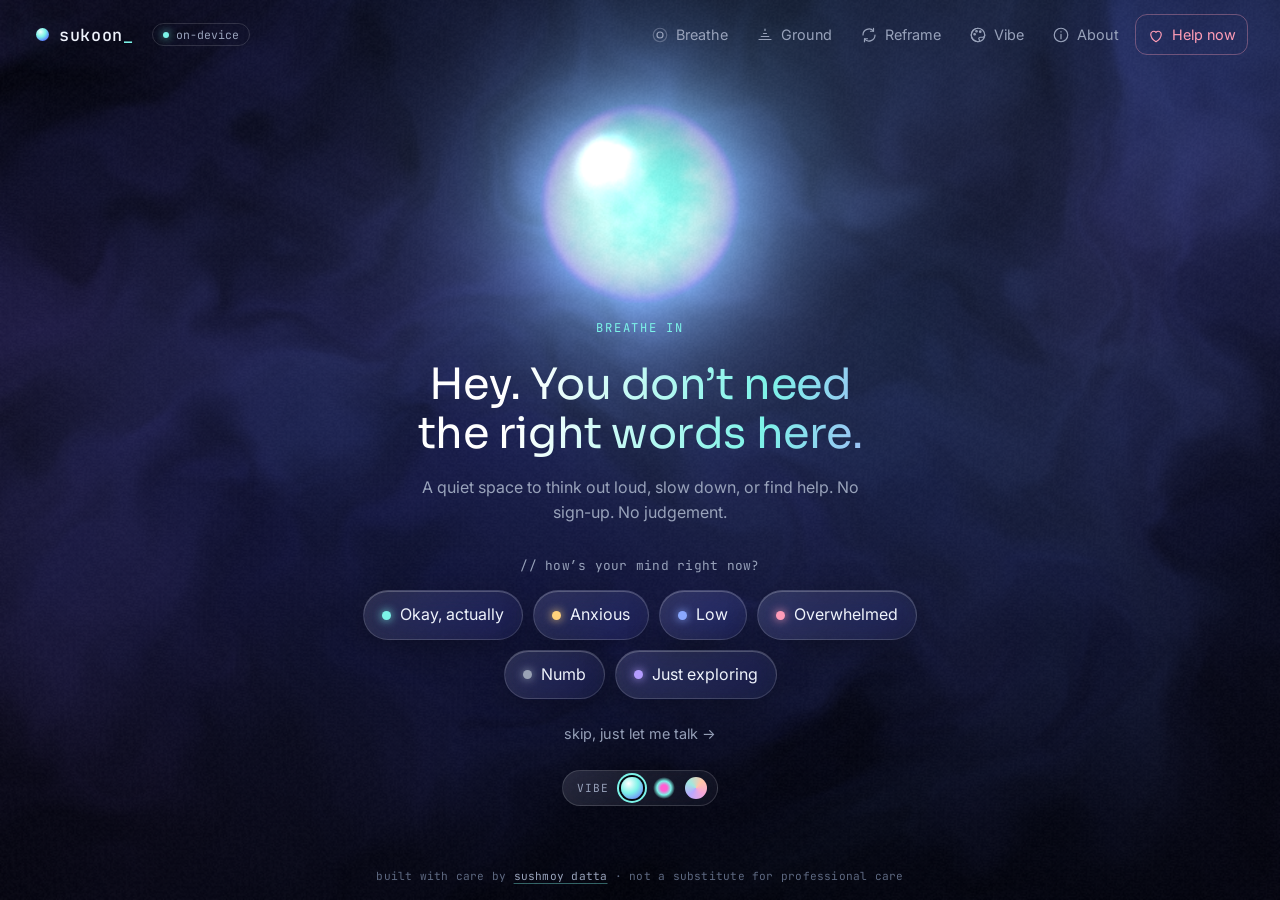
<file: frontend/index.html>
<!doctype html>
<html lang="en" data-vibe="aurora">
<head>
  <meta charset="utf-8" />
  <meta name="viewport" content="width=device-width, initial-scale=1, viewport-fit=cover" />
  <title>Sukoon · Student Wellbeing Companion</title>
  <meta name="description" content="A calm, private space for IIT (ISM) Dhanbad students to talk, breathe and find support. Crisis-aware chatbot with guided breathing, grounding and thought reframing." />
  <meta name="theme-color" content="#070b14" />
  <meta property="og:title" content="Sukoon · Student Wellbeing Companion" />
  <meta property="og:description" content="Talk, breathe, ground yourself. A crisis-aware wellbeing companion for students." />
  <link rel="icon" href="data:image/svg+xml,%3Csvg xmlns='http://www.w3.org/2000/svg' viewBox='0 0 64 64'%3E%3Cdefs%3E%3CradialGradient id='g'%3E%3Cstop offset='0' stop-color='%23b8fff6'/%3E%3Cstop offset='.6' stop-color='%237cf3e8'/%3E%3Cstop offset='1' stop-color='%23a58bff'/%3E%3C/radialGradient%3E%3C/defs%3E%3Ccircle cx='32' cy='32' r='26' fill='url(%23g)'/%3E%3C/svg%3E" />
  <link rel="preconnect" href="https://fonts.googleapis.com" />
  <link rel="preconnect" href="https://fonts.gstatic.com" crossorigin />
  <link href="https://fonts.googleapis.com/css2?family=Inter:wght@300;400;500;600&family=Sora:wght@300;400;500&family=JetBrains+Mono:wght@400;500&family=Chakra+Petch:wght@400;500;600&family=Fraunces:ital,opsz,wght@1,9..144,300;1,9..144,400&family=Cormorant+Garamond:wght@400;500;600&display=swap" rel="stylesheet" />
  <script>
    // Apply the saved vibe before first paint to avoid a flash of the default theme.
    try { var v = JSON.parse(localStorage.getItem("sukoon.vibe")); if (v) document.documentElement.dataset.vibe = v; } catch (e) {}
  </script>
  <link rel="stylesheet" href="css/style.css" />
</head>
<body>
  <div class="bg" aria-hidden="true">
    <div class="bg-fallback"></div>
    <canvas id="scene"></canvas>
    <div class="hud" ><i></i><i></i><i></i><i></i></div>
  </div>

  <header class="topbar">
    <button class="brand" id="brand" aria-label="Sukoon home">
      <span class="brand-dot"></span>
      <span class="brand-name">sukoon<span class="caret">_</span></span>
    </button>
    <span class="status" id="status" title="Where your messages are processed">
      <span class="status-led"></span><span id="status-text">on-device</span>
    </span>
    <nav class="tools" aria-label="Wellbeing tools">
      <button class="tool" data-open="breathe"><svg viewBox="0 0 24 24" aria-hidden="true"><circle cx="12" cy="12" r="4"/><circle cx="12" cy="12" r="9" opacity=".45"/></svg><span>Breathe</span></button>
      <button class="tool" data-open="ground"><svg viewBox="0 0 24 24" aria-hidden="true"><path d="M4 18h16M7 14h10M10 10h4M12 4v2"/></svg><span>Ground</span></button>
      <button class="tool" data-open="reframe"><svg viewBox="0 0 24 24" aria-hidden="true"><path d="M4 12a8 8 0 0 1 14-5.3M20 12a8 8 0 0 1-14 5.3"/><path d="M18 3v4h-4M6 21v-4h4"/></svg><span>Reframe</span></button>
      <button class="tool" data-open="vibe" aria-label="Change vibe"><svg viewBox="0 0 24 24" aria-hidden="true"><circle cx="12" cy="12" r="9"/><path d="M12 3a9 9 0 0 0 0 18c1.5 0 2-1 2-2s-1-1.5-1-2.5S14 15 15.5 15H18a3 3 0 0 0 3-3"/><circle cx="7.5" cy="11" r="1"/><circle cx="10" cy="7" r="1"/><circle cx="15" cy="7.5" r="1"/></svg><span>Vibe</span></button>
      <button class="tool" data-open="about"><svg viewBox="0 0 24 24" aria-hidden="true"><circle cx="12" cy="12" r="9"/><path d="M12 11v6M12 7.5v.5"/></svg><span>About</span></button>
      <button class="tool urgent" data-open="help"><svg viewBox="0 0 24 24" aria-hidden="true"><path d="M12 21s-7-4.4-7-10a4 4 0 0 1 7-2.6A4 4 0 0 1 19 11c0 5.6-7 10-7 10z"/></svg><span>Help now</span></button>
    </nav>
  </header>

  <!-- ============ WELCOME ============ -->
  <section class="welcome" id="welcome">
    <div class="orb-wrap" id="orb-anchor" aria-hidden="true">
      <div class="orb-ring r3"></div>
      <div class="orb-ring r2"></div>
      <div class="orb-ring r1"></div>
      <div class="orb"></div>
    </div>
    <p class="orb-cue mono" id="orb-cue" aria-hidden="true">breathe in</p>

    <h1 class="welcome-title">Hey. You don’t need the right words here.</h1>
    <p class="welcome-sub">A quiet space to think out loud, slow down, or find help. No sign-up. No judgement.</p>

    <fieldset class="checkin">
      <legend class="mono">// how’s your mind right now?</legend>
      <div class="moods">
        <button class="mood" data-mood="calm"><i style="--c:#7cf3e8"></i>Okay, actually</button>
        <button class="mood" data-mood="anxious"><i style="--c:#ffd27c"></i>Anxious</button>
        <button class="mood" data-mood="low"><i style="--c:#8aa8ff"></i>Low</button>
        <button class="mood" data-mood="overwhelmed"><i style="--c:#ff9bb8"></i>Overwhelmed</button>
        <button class="mood" data-mood="numb"><i style="--c:#9aa3b5"></i>Numb</button>
        <button class="mood" data-mood="curious"><i style="--c:#b49cff"></i>Just exploring</button>
      </div>
    </fieldset>
    <button class="link-btn" id="skip-checkin">skip, just let me talk →</button>
    <div class="vibe-row" role="radiogroup" aria-label="Choose a vibe"></div>
  </section>

  <!-- ============ CHAT ============ -->
  <main class="chat" id="chat" hidden>
    <div class="messages" id="messages" role="log" aria-live="polite" aria-label="Conversation"></div>

    <div class="composer-wrap">
      <div class="suggestions" id="suggestions"></div>
      <form class="composer" id="composer" autocomplete="off">
        <label for="input" class="sr-only">Your message</label>
        <textarea id="input" rows="1" maxlength="2000" placeholder="Type whatever’s on your mind…"></textarea>
        <button type="submit" class="send" id="send" aria-label="Send" disabled>
          <svg viewBox="0 0 24 24" aria-hidden="true"><path d="M5 12h13M13 6l6 6-6 6"/></svg>
        </button>
      </form>
      <p class="disclaimer">Sukoon is a student project, not a therapist. In an emergency call <a href="tel:112">112</a> or Tele-MANAS <a href="tel:14416">14416</a>.</p>
    </div>
  </main>

  <!-- ============ DIALOGS ============ -->
  <dialog class="sheet" id="dlg-breathe" aria-labelledby="breathe-title">
    <button class="close" data-close aria-label="Close">×</button>
    <p class="eyebrow mono">// paced breathing</p>
    <h2 id="breathe-title">Slow your breath, slow your mind</h2>
    <p class="muted">A longer exhale tells your nervous system it’s safe. Follow the circle: in for 4, out for 6.</p>
    <div class="breather" id="breather">
      <div class="breather-orb"></div>
      <div class="breather-text"><span id="breath-phase">ready</span><span class="mono" id="breath-count"></span></div>
    </div>
    <div class="row center">
      <div class="seg" role="radiogroup" aria-label="Duration">
        <button role="radio" aria-checked="false" data-min="1">1 min</button>
        <button role="radio" aria-checked="true" data-min="2">2 min</button>
        <button role="radio" aria-checked="false" data-min="5">5 min</button>
      </div>
      <button class="btn primary" id="breath-toggle">Begin</button>
    </div>
    <p class="muted small center" id="breath-done" hidden></p>
  </dialog>

  <dialog class="sheet" id="dlg-ground" aria-labelledby="ground-title">
    <button class="close" data-close aria-label="Close">×</button>
    <p class="eyebrow mono">// 5·4·3·2·1 grounding</p>
    <h2 id="ground-title">Come back to the room you’re in</h2>
    <p class="muted">When thoughts spiral, your senses are an anchor. Take your time with each one.</p>
    <div class="ground-steps" id="ground-steps"></div>
    <div class="ground-card" id="ground-card"></div>
    <div class="row between">
      <button class="btn ghost" id="ground-back">Back</button>
      <button class="btn primary" id="ground-next">Next</button>
    </div>
  </dialog>

  <dialog class="sheet" id="dlg-reframe" aria-labelledby="reframe-title">
    <button class="close" data-close aria-label="Close">×</button>
    <p class="eyebrow mono">// thought reframe · CBT-inspired</p>
    <h2 id="reframe-title">Talk to yourself like a friend would</h2>
    <form id="reframe-form" class="reframe">
      <label>1. What’s the thought that’s weighing on you?
        <textarea name="thought" rows="2" placeholder="e.g. I’m going to fail endsems and disappoint everyone." required></textarea></label>
      <label>2. If a close friend said this, what would you tell them?
        <textarea name="friend" rows="2" placeholder="e.g. One exam doesn’t define you. You’ve recovered before." required></textarea></label>
      <label>3. A kinder, more balanced way to see it:
        <textarea name="reframe" rows="2" placeholder="e.g. I’m worried because I care. I can prepare one topic today." required></textarea></label>
      <div class="row between">
        <span class="muted small">Saved only in this browser.</span>
        <button class="btn primary" type="submit">Save reframe</button>
      </div>
    </form>
    <div class="reframes" id="reframes"></div>
  </dialog>

  <dialog class="sheet urgent-sheet" id="dlg-help" aria-labelledby="help-title">
    <button class="close" data-close aria-label="Close">×</button>
    <p class="eyebrow mono">// you matter</p>
    <h2 id="help-title">Talk to a real person, right now</h2>
    <p class="muted">If you’re thinking about hurting yourself or feel unsafe, please reach out. These are free and confidential.</p>
    <div class="helplines">
      <a class="helpline" href="tel:14416"><b>Tele-MANAS</b><span>Govt. of India mental health line · 24×7 · many languages</span><em>14416</em></a>
      <a class="helpline" href="tel:112"><b>Emergency</b><span>Police · ambulance · immediate danger</span><em>112</em></a>
      <a class="helpline" href="tel:+919152987821"><b>iCall (TISS)</b><span>Trained counsellors · Mon–Sat, 10am–8pm</span><em>9152987821</em></a>
      <a class="helpline" href="tel:18001805522"><b>Anti-Ragging Helpline</b><span>National · 24×7</span><em>1800-180-5522</em></a>
      <a class="helpline" href="https://www.iitism.ac.in/" target="_blank" rel="noopener"><b>IIT (ISM) Counselling Centre</b><span>Free for students · see the institute site for current timings</span><em>iitism.ac.in ↗</em></a>
    </div>
    <p class="muted small">Not sure what to say? “I’m not okay and I need to talk to someone” is enough.</p>
  </dialog>

  <dialog class="sheet wide" id="dlg-vibe" aria-labelledby="vibe-title">
    <button class="close" data-close aria-label="Close">×</button>
    <p class="eyebrow mono">// choose your vibe</p>
    <h2 id="vibe-title">Pick the space that feels right today</h2>
    <p class="muted">Each one breathes with you and shifts colour with your mood. Your choice stays in this browser.</p>
    <div class="vibe-grid" role="radiogroup" aria-label="Vibes"></div>
  </dialog>

  <dialog class="sheet wide" id="dlg-about" aria-labelledby="about-title">
    <button class="close" data-close aria-label="Close">×</button>
    <p class="eyebrow mono">// about this project</p>
    <h2 id="about-title">How Sukoon works</h2>
    <p class="muted">Every message passes through a safety layer <em>before</em> anything else. If it signals risk, the AI is skipped entirely and a person-first safety response is shown with real helplines.</p>
    <ol class="pipeline">
      <li><span class="mono">01</span><b>Message</b><small>typed in the browser</small></li>
      <li><span class="mono">02</span><b>Crisis triage</b><small>severity-weighted pattern rules, runs on-device first</small></li>
      <li class="fork"><div><span class="mono">03a</span><b>Safety response</b><small>helplines, no AI</small></div><div><span class="mono">03b</span><b>Grounded answer</b><small>MiniLM retrieval → Llama 4 via Groq <i>(live)</i> · curated responses <i>(demo)</i></small></div></li>
      <li><span class="mono">04</span><b>Privacy-first log</b><small>metadata only, session IDs hashed</small></li>
    </ol>
    <h3>Design principles</h3>
    <ul class="principles">
      <li><b>Low barrier.</b> No account, no form. A mood check-in replaces a blank page.</li>
      <li><b>Validate, then help.</b> Replies reflect feelings before offering advice, as in person-centred counselling.</li>
      <li><b>Body before words.</b> Paced breathing and grounding work even when talking feels hard.</li>
      <li><b>Honest about limits.</b> It’s a companion, not a clinician, and it always points to humans.</li>
    </ul>
    <p class="muted small">Stack: FastAPI · sentence-transformers · Groq · vanilla JS · raw WebGL shaders (3 vibes, no libraries). <span id="mode-note"></span> <a href="https://github.com/sushmoydatta/IIT-ISM-Student-Wellbeing-Assistant" target="_blank" rel="noopener">Source on GitHub ↗</a></p>
  </dialog>

  <footer class="foot mono">built with care by <a href="https://github.com/sushmoydatta" target="_blank" rel="noopener">sushmoy datta</a> · not a substitute for professional care</footer>

  <script src="js/config.js"></script>
  <script src="js/triage.js"></script>
  <script src="js/companion.js"></script>
  <script src="js/scene.js"></script>
  <script src="js/app.js"></script>
</body>
</html>
</file>
<file: frontend/css/style.css>
/* Sukoon: three vibes, one calm system.
   Every component is styled through the tokens below; each [data-vibe] block
   only swaps tokens plus a few signature details (glass sheen, HUD brackets,
   paper ink). Motion is slow and breath-synced (--breath, 0..1, set by scene.js)
   and everything stills under prefers-reduced-motion. */

/* ---------- 1. Liquid Aurora (default) ---------- */
:root,
[data-vibe="aurora"] {
  color-scheme: dark;
  --bg: #05070f;
  --text: #eef2fb;
  --muted: #98a2ba;
  --faint: #5d6880;
  --accent: #7cf3e8;
  --accent-2: #b49cff;
  --on-accent: #071018;
  --panel: linear-gradient(135deg, rgba(255,255,255,.12), rgba(255,255,255,.035));
  --panel-solid: rgba(14, 20, 38, .72);
  --sheet: linear-gradient(180deg, rgba(22,30,56,.92), rgba(10,15,30,.96));
  --border: rgba(255,255,255,.14);
  --border-strong: rgba(255,255,255,.26);
  --user-bubble: linear-gradient(135deg, rgba(124,243,232,.20), rgba(180,156,255,.20));
  --user-border: rgba(124,243,232,.32);
  --chip-bg: rgba(124,243,232,.07);
  --chip-border: rgba(124,243,232,.30);
  --chip-text: var(--accent);
  --danger: #ff9db6;
  --danger-bg: rgba(255,157,182,.12);
  --title: linear-gradient(100deg, #fff 30%, var(--accent) 70%, var(--accent-2));
  --orb: radial-gradient(circle at 35% 30%, #effffd, var(--accent) 40%, #5b7cff 76%, var(--accent-2));
  --glow: 0 0 40px rgba(124,243,232,.35);
  --font-display: "Sora", "Inter", system-ui, sans-serif;
  --font-body: "Inter", system-ui, -apple-system, "Segoe UI", sans-serif;
  --font-mono: "JetBrains Mono", ui-monospace, "SFMono-Regular", monospace;
  --title-weight: 400;
  --title-style: normal;
  --title-transform: none;
  --radius: 20px;
  --radius-sm: 12px;
  --pill: 999px;
  --blur: blur(18px) saturate(160%);
  --shadow: 0 10px 40px -12px rgba(0,0,0,.6), inset 0 1px 0 rgba(255,255,255,.22);
  --fallback: radial-gradient(ellipse at 20% 0%, rgba(124,243,232,.25), transparent 55%), radial-gradient(ellipse at 90% 100%, rgba(180,156,255,.25), transparent 55%), #05070f;
}

/* ---------- 2. Neural Bloom ---------- */
[data-vibe="neural"] {
  color-scheme: dark;
  --bg: #020309;
  --text: #dcf7ff;
  --muted: #86a6b4;
  --faint: #4b6470;
  --accent: #7cf3e8;
  --accent-2: #ff5fd2;
  --on-accent: #02060c;
  --panel: rgba(3, 10, 20, .72);
  --panel-solid: rgba(3, 10, 20, .86);
  --sheet: linear-gradient(180deg, rgba(4,14,26,.97), rgba(2,6,14,.98));
  --border: rgba(124,243,232,.24);
  --border-strong: rgba(124,243,232,.5);
  --user-bubble: linear-gradient(135deg, rgba(255,95,210,.16), rgba(124,243,232,.10));
  --user-border: rgba(255,95,210,.45);
  --chip-bg: rgba(4,10,20,.6);
  --chip-border: rgba(124,243,232,.38);
  --chip-text: #cdf6ff;
  --danger: #ff6fae;
  --danger-bg: rgba(255,80,150,.10);
  --title: linear-gradient(100deg, #e9fdff 40%, var(--accent));
  --orb: radial-gradient(circle at 40% 35%, #fff, var(--accent) 35%, #2a1450 70%, var(--accent-2));
  --glow: 0 0 22px rgba(124,243,232,.45);
  --font-display: "Chakra Petch", "Sora", system-ui, sans-serif;
  --font-body: "Inter", system-ui, sans-serif;
  --title-weight: 500;
  --title-transform: uppercase;
  --radius: 4px;
  --radius-sm: 3px;
  --pill: 3px;
  --blur: blur(6px);
  --shadow: 0 0 0 1px rgba(124,243,232,.06), 0 12px 40px -16px rgba(0,0,0,.9);
  --fallback: radial-gradient(circle at 50% 35%, rgba(124,243,232,.18), transparent 45%), #020309;
}

/* ---------- 3. Dusk Bloom ---------- */
[data-vibe="dusk"] {
  color-scheme: dark;
  --bg: #1a0f22;
  --text: #fff4ec;
  --muted: #e2c4c9;
  --faint: #a78596;
  --accent: #ffd2bf;
  --accent-2: #f6a6d8;
  --on-accent: #3a1c35;
  --panel: rgba(255,244,236,.11);
  --panel-solid: rgba(52,26,52,.78);
  --sheet: linear-gradient(180deg, rgba(64,32,62,.96), rgba(34,18,38,.98));
  --border: rgba(255,244,236,.20);
  --border-strong: rgba(255,244,236,.36);
  --user-bubble: rgba(255,244,236,.86);
  --user-border: transparent;
  --chip-bg: rgba(255,244,236,.86);
  --chip-border: transparent;
  --chip-text: #3a1c35;
  --danger: #ffb3c7;
  --danger-bg: rgba(255,179,199,.14);
  --title: linear-gradient(100deg, #fff8f2 40%, #ffd2bf 75%, #f6a6d8);
  --orb: conic-gradient(from 40deg, #ffc6a8, #f6a6d8, #b9a8ff, #9fe9e0, #ffc6a8);
  --glow: 0 0 40px rgba(246,166,216,.35);
  --font-display: "Fraunces", Georgia, serif;
  --title-weight: 300;
  --title-style: italic;
  --radius: 24px;
  --radius-sm: 16px;
  --blur: blur(14px);
  --shadow: 0 10px 34px -12px rgba(40,8,30,.7);
  --fallback: linear-gradient(to bottom, #120c1f, #3a2350 55%, #c0748a);
}
[data-vibe="dusk"] .msg.user .bubble { color: #3a1c35; }

/* ---------- base ---------- */
* { box-sizing: border-box; }
[hidden] { display: none !important; }
html, body { height: 100%; }
body {
  margin: 0;
  background: var(--bg);
  color: var(--text);
  font: 400 16px/1.6 var(--font-body);
  -webkit-font-smoothing: antialiased;
  display: flex;
  flex-direction: column;
  min-height: 100dvh;
  overflow-x: hidden;
  transition: background-color .8s, color .8s;
}
a { color: var(--accent); text-decoration-color: color-mix(in srgb, var(--accent) 40%, transparent); text-underline-offset: 3px; }
button { font: inherit; color: inherit; cursor: pointer; }
.mono { font-family: var(--font-mono); letter-spacing: .02em; }
.muted { color: var(--muted); }
.small { font-size: .85rem; }
.center { text-align: center; justify-content: center; }
.sr-only { position: absolute; width: 1px; height: 1px; overflow: hidden; clip: rect(0 0 0 0); white-space: nowrap; }
:focus-visible { outline: 2px solid var(--accent); outline-offset: 3px; border-radius: 8px; }
.glass { background: var(--panel); -webkit-backdrop-filter: var(--blur); backdrop-filter: var(--blur); border: 1px solid var(--border); box-shadow: var(--shadow); }

/* ---------- background ---------- */
.bg { position: fixed; inset: 0; z-index: -1; overflow: hidden; }
.bg-fallback { position: absolute; inset: 0; background: var(--fallback); }
#scene { position: absolute; inset: 0; width: 100%; height: 100%; display: block; opacity: 0; transition: opacity 1.2s; }
.gl #scene { opacity: 1; }
.gl .orb-wrap > * { display: none; } /* the WebGL scene draws the centrepiece */
.hud { display: none; }
[data-vibe="neural"] .hud { display: block; position: absolute; inset: 12px; pointer-events: none; }
[data-vibe="neural"] .hud i { position: absolute; width: 22px; height: 22px; border: 1px solid rgba(124,243,232,.5); }
[data-vibe="neural"] .hud i:nth-child(1) { top: 0; left: 0; border-right: 0; border-bottom: 0; }
[data-vibe="neural"] .hud i:nth-child(2) { top: 0; right: 0; border-left: 0; border-bottom: 0; }
[data-vibe="neural"] .hud i:nth-child(3) { bottom: 0; left: 0; border-right: 0; border-top: 0; }
[data-vibe="neural"] .hud i:nth-child(4) { bottom: 0; right: 0; border-left: 0; border-top: 0; }
[data-vibe="neural"] .bg::after {
  content: ""; position: absolute; inset: 0; pointer-events: none;
  background: repeating-linear-gradient(0deg, rgba(124,243,232,.03) 0 1px, transparent 1px 3px), radial-gradient(ellipse at 50% 40%, transparent 45%, rgba(0,0,0,.6));
}

/* ---------- top bar ---------- */
.topbar {
  position: sticky; top: 0; z-index: 10;
  display: flex; align-items: center; gap: 14px;
  padding: 14px clamp(16px, 4vw, 32px);
}
.brand { display: flex; align-items: center; gap: 10px; background: none; border: 0; padding: 4px; }
.brand-dot { width: 13px; height: 13px; border-radius: 50%; background: var(--orb); box-shadow: var(--glow); opacity: calc(.6 + var(--breath, .5) * .4); }
.brand-name { font: 500 1.05rem var(--font-mono); letter-spacing: .04em; }
[data-vibe="dusk"] .brand-name{ font: var(--title-style, normal) 500 1.3rem var(--font-display); letter-spacing: 0; }
.caret { color: var(--accent); animation: blink 1.2s steps(2) infinite; }
@keyframes blink { 50% { opacity: 0; } }
.status { display: inline-flex; align-items: center; gap: 7px; font: 400 .72rem var(--font-mono); color: var(--muted); border: 1px solid var(--border); border-radius: var(--pill); padding: 3px 10px; }
.status-led { width: 6px; height: 6px; border-radius: 50%; background: var(--accent); box-shadow: 0 0 8px var(--accent); }
.status.live .status-led { background: var(--accent-2); box-shadow: 0 0 8px var(--accent-2); }
.tools { margin-left: auto; display: flex; gap: 4px; }
.tool { display: inline-flex; align-items: center; gap: 7px; background: transparent; border: 1px solid transparent; border-radius: var(--radius-sm); padding: 8px 11px; color: var(--muted); font-size: .9rem; transition: color .3s, background .3s, border-color .3s; }
.tool svg { width: 18px; height: 18px; fill: none; stroke: currentColor; stroke-width: 1.6; stroke-linecap: round; stroke-linejoin: round; }
.tool:hover { color: var(--text); background: var(--panel); border-color: var(--border); }
.tool.urgent { color: var(--danger); border-color: color-mix(in srgb, var(--danger) 35%, transparent); }
.tool.urgent:hover { background: var(--danger-bg); }

/* ---------- welcome ---------- */
.welcome { flex: 1; display: flex; flex-direction: column; align-items: center; justify-content: center; text-align: center; padding: 8px 16px 40px; gap: 6px; }
.orb-wrap { position: relative; width: 210px; height: 210px; display: grid; place-items: center; margin-bottom: 4px; }
.orb, .orb-ring { position: absolute; border-radius: 50%; }
.orb { width: 100px; height: 100px; background: var(--orb); box-shadow: var(--glow); animation: breathe 10s ease-in-out infinite; }
.orb-ring { inset: 0; border: 1px solid var(--border); animation: breathe 10s ease-in-out infinite; }
.orb-ring.r1 { inset: 42px; animation-delay: .25s; }
.orb-ring.r2 { inset: 20px; animation-delay: .5s; }
.orb-ring.r3 { inset: -6px; animation-delay: .75s; opacity: .5; border-style: dashed; }
@keyframes breathe { 0% { transform: scale(.8); } 40% { transform: scale(1.12); } 100% { transform: scale(.8); } }
.orb-cue { color: var(--accent); font-size: .76rem; letter-spacing: .14em; text-transform: uppercase; opacity: calc(.45 + var(--breath, .5) * .55); min-height: 1.4em; margin: 0 0 16px; }
[data-vibe="dusk"] .orb-cue{ font: italic 400 1rem var(--font-display); letter-spacing: .02em; text-transform: none; }
.welcome-title {
  font: var(--title-style) var(--title-weight) clamp(1.7rem, 4.4vw, 2.7rem)/1.14 var(--font-display);
  text-transform: var(--title-transform); letter-spacing: -.01em;
  margin: 0; max-width: 19ch; text-wrap: balance;
  background: var(--title); -webkit-background-clip: text; background-clip: text; color: transparent;
}
[data-vibe="neural"] .welcome-title { font-size: clamp(1.5rem, 3.6vw, 2.3rem); letter-spacing: .02em; text-shadow: 0 0 24px rgba(124,243,232,.25); }
[data-vibe="dusk"] .welcome-title { font-size: clamp(2rem, 5vw, 3.2rem); line-height: 1.05; }
.welcome-sub { color: var(--muted); max-width: 44ch; margin: 10px 0 24px; }
.checkin { border: 0; padding: 0; margin: 0; }
.checkin legend { color: var(--muted); font-size: .8rem; margin: 0 auto 14px; }
.moods { display: flex; flex-wrap: wrap; gap: 10px; justify-content: center; max-width: 640px; }
.mood { display: inline-flex; align-items: center; gap: 9px; padding: 11px 18px; border-radius: var(--pill); background: var(--panel); -webkit-backdrop-filter: var(--blur); backdrop-filter: var(--blur); border: 1px solid var(--border); box-shadow: var(--shadow); color: var(--text); transition: transform .4s, border-color .4s; }
.mood i { width: 9px; height: 9px; border-radius: 50%; background: var(--c); box-shadow: 0 0 10px var(--c); }
.mood:hover, .mood:focus-visible { transform: translateY(-2px); border-color: var(--border-strong); }
[data-vibe="neural"] .mood { clip-path: polygon(8px 0, 100% 0, 100% calc(100% - 8px), calc(100% - 8px) 100%, 0 100%, 0 8px); font: 500 .9rem var(--font-display); letter-spacing: .05em; text-transform: uppercase; }
[data-vibe="dusk"] .mood { background: var(--chip-bg); color: var(--chip-text); border: 0; font-weight: 500; }
.link-btn { background: none; border: 0; color: var(--muted); margin-top: 16px; font-size: .9rem; }
.link-btn:hover { color: var(--accent); }

.vibe-row { display: flex; gap: 10px; align-items: center; margin-top: 18px; padding: 6px 10px 6px 14px; border-radius: var(--pill); border: 1px solid var(--border); background: var(--panel); -webkit-backdrop-filter: var(--blur); backdrop-filter: var(--blur); }
.vibe-row::before { content: "vibe"; font: .7rem var(--font-mono); color: var(--muted); letter-spacing: .1em; text-transform: uppercase; margin-right: 2px; }
.swatch { width: 22px; height: 22px; border-radius: 50%; border: 0; padding: 0; background: var(--sw); box-shadow: 0 0 0 2px transparent; transition: transform .3s, box-shadow .3s; }
.swatch:hover { transform: scale(1.15); }
.swatch[aria-checked="true"] { box-shadow: 0 0 0 2px var(--bg), 0 0 0 4px var(--accent); }

/* ---------- chat ---------- */
.chat { flex: 1; display: flex; flex-direction: column; width: 100%; max-width: 760px; margin: 0 auto; min-height: 0; }
.messages { flex: 1; overflow-y: auto; padding: 12px 16px 24px; display: flex; flex-direction: column; gap: 14px; scroll-behavior: smooth;
  mask-image: linear-gradient(to bottom, transparent 0, #000 24px, #000 calc(100% - 32px), transparent); -webkit-mask-image: linear-gradient(to bottom, transparent 0, #000 24px, #000 calc(100% - 32px), transparent); }
.msg { display: flex; gap: 12px; max-width: 88%; animation: rise .6s cubic-bezier(.2,.7,.2,1) both; }
@keyframes rise { from { opacity: 0; transform: translateY(8px); } }
.msg.bot { align-self: flex-start; }
.msg.user { align-self: flex-end; flex-direction: row-reverse; }
.avatar { flex: none; width: 28px; height: 28px; margin-top: 4px; border-radius: 50%; background: var(--orb); box-shadow: var(--glow); }
[data-vibe="neural"] .avatar { border-radius: 4px; transform: rotate(45deg) scale(.8); }
.bubble { padding: 12px 16px; border-radius: var(--radius); white-space: pre-wrap; word-wrap: break-word; background: var(--panel); -webkit-backdrop-filter: var(--blur); backdrop-filter: var(--blur); border: 1px solid var(--border); box-shadow: var(--shadow); min-width: 0; }
.msg.bot .bubble { border-top-left-radius: 6px; }
.msg.user .bubble { border-top-right-radius: 6px; background: var(--user-bubble); border-color: var(--user-border); }
[data-vibe="neural"] .msg.bot .bubble { border-left: 2px solid var(--accent); }
.bubble p { margin: 0 0 .7em; } .bubble p:last-child { margin: 0; }
.bubble .w { animation: wordIn .7s cubic-bezier(.2,.7,.2,1) both; animation-delay: calc(var(--i) * 22ms); }
@keyframes wordIn { from { opacity: 0; filter: blur(6px); } }
.bubble .actions { display: flex; flex-wrap: wrap; gap: 8px; margin-top: 12px; }
.chip { font-size: .85rem; padding: 6px 12px; border-radius: var(--pill); background: var(--chip-bg); border: 1px solid var(--chip-border); color: var(--chip-text); transition: background .3s, transform .3s; }
.chip:hover { transform: translateY(-1px); background: color-mix(in srgb, var(--accent) 16%, transparent); }
[data-vibe="neural"] .chip { clip-path: polygon(6px 0, 100% 0, 100% calc(100% - 6px), calc(100% - 6px) 100%, 0 100%, 0 6px); font-family: var(--font-display); letter-spacing: .03em; }
[data-vibe="dusk"] .chip:hover { background: #fff; }
.msg-meta { font: .68rem var(--font-mono); color: var(--muted); opacity: .75; margin-top: 4px; padding-left: 4px; }

.typing .bubble { display: flex; gap: 6px; padding: 16px 18px; }
.typing .bubble span { width: 7px; height: 7px; border-radius: 50%; background: var(--accent); opacity: .3; animation: dot 1.4s ease-in-out infinite; }
.typing .bubble span:nth-child(2) { animation-delay: .2s; } .typing .bubble span:nth-child(3) { animation-delay: .4s; }
@keyframes dot { 40% { opacity: 1; transform: translateY(-3px); } }

.crisis-card { margin-top: 12px; padding: 14px; border-radius: var(--radius-sm); background: var(--danger-bg); border: 1px solid color-mix(in srgb, var(--danger) 40%, transparent); white-space: normal; }
.crisis-card b { color: var(--danger); font-weight: 600; }
.crisis-card .lines { display: grid; gap: 8px; margin-top: 10px; }
.crisis-card a { display: flex; justify-content: space-between; gap: 12px; align-items: center; padding: 10px 12px; border-radius: var(--radius-sm); text-decoration: none; color: var(--text); background: var(--panel-solid); border: 1px solid color-mix(in srgb, var(--danger) 22%, transparent); }
.crisis-card a em { font: 500 .95rem var(--font-mono); font-style: normal; color: var(--danger); white-space: nowrap; }

.composer-wrap { position: sticky; bottom: 0; padding: 8px 16px calc(12px + env(safe-area-inset-bottom)); }
.suggestions { display: flex; gap: 8px; overflow-x: auto; padding: 4px 0 10px; scrollbar-width: none; }
.suggestions::-webkit-scrollbar { display: none; }
.suggestions .chip { flex: none; color: var(--text); background: var(--panel-solid); border-color: var(--border); }
.composer { display: flex; align-items: flex-end; gap: 8px; padding: 8px 8px 8px 18px; border-radius: calc(var(--radius) + 2px); background: var(--panel-solid); -webkit-backdrop-filter: var(--blur); backdrop-filter: var(--blur); border: 1px solid var(--border-strong); transition: box-shadow .5s, border-color .5s; }
.composer:focus-within { border-color: color-mix(in srgb, var(--accent) 55%, transparent); box-shadow: 0 0 0 4px color-mix(in srgb, var(--accent) 10%, transparent), 0 0 40px color-mix(in srgb, var(--accent) 10%, transparent); }
[data-vibe="neural"] .composer { clip-path: polygon(10px 0, 100% 0, 100% calc(100% - 10px), calc(100% - 10px) 100%, 0 100%, 0 10px); }
[data-vibe="neural"] .composer textarea { font-family: var(--font-mono); font-size: .92rem; }
.composer textarea { flex: 1; resize: none; border: 0; outline: 0; background: transparent; color: var(--text); font: inherit; padding: 8px 0; max-height: 160px; }
.composer textarea::placeholder { color: var(--faint); }
.send { width: 42px; height: 42px; border-radius: 50%; border: 0; display: grid; place-items: center; flex: none; background: linear-gradient(135deg, var(--accent), var(--accent-2)); color: var(--on-accent); transition: opacity .3s, transform .3s; }
[data-vibe="dusk"] .send { background: #fff4ec; }
[data-vibe="neural"] .send { border-radius: 3px; }
.send svg { width: 20px; height: 20px; fill: none; stroke: currentColor; stroke-width: 2; stroke-linecap: round; stroke-linejoin: round; }
.send:disabled { opacity: .3; cursor: default; }
.send:not(:disabled):hover { transform: scale(1.06); }
.disclaimer { text-align: center; color: var(--muted); font-size: .74rem; margin: 10px 0 0; }

/* ---------- dialogs ---------- */
dialog.sheet { width: min(520px, calc(100vw - 32px)); max-height: calc(100dvh - 48px); overflow-y: auto; padding: 28px; border-radius: calc(var(--radius) + 4px); color: var(--text); background: var(--sheet); border: 1px solid var(--border-strong); box-shadow: 0 30px 80px rgba(0,0,0,.45); }
dialog.sheet.wide { width: min(700px, calc(100vw - 32px)); }
dialog::backdrop { background: rgba(3,6,12,.6); backdrop-filter: blur(6px); }
dialog[open] { animation: pop .45s cubic-bezier(.2,.8,.2,1); }
@keyframes pop { from { opacity: 0; transform: translateY(12px) scale(.98); } }
.sheet h2 { margin: 2px 0 8px; font: var(--title-style) var(--title-weight) 1.4rem/1.25 var(--font-display); text-transform: var(--title-transform); }
[data-vibe="dusk"] .sheet h2{ font-size: 1.7rem; }
.sheet h3 { font-weight: 500; font-size: 1rem; margin: 22px 0 8px; }
.eyebrow { color: var(--accent); font-size: .74rem; margin: 0; }
.urgent-sheet .eyebrow { color: var(--danger); }
.close { position: sticky; float: right; top: 0; margin: -10px -10px 0 0; width: 34px; height: 34px; border-radius: 50%; background: var(--panel); border: 1px solid var(--border); font-size: 1.2rem; line-height: 1; color: var(--muted); }
.close:hover { color: var(--text); }
.row { display: flex; gap: 12px; align-items: center; margin-top: 18px; flex-wrap: wrap; }
.row.between { justify-content: space-between; }
.btn { padding: 10px 20px; border-radius: var(--radius-sm); border: 1px solid var(--border-strong); background: var(--panel); color: var(--text); }
.btn.primary { background: linear-gradient(135deg, var(--accent), var(--accent-2)); color: var(--on-accent); border: 0; font-weight: 500; }
.btn.ghost { background: transparent; }
.btn:disabled { opacity: .35; cursor: default; }
.seg { display: inline-flex; padding: 3px; border-radius: var(--radius-sm); background: var(--panel-solid); border: 1px solid var(--border); }
.seg button { border: 0; background: none; padding: 7px 12px; border-radius: calc(var(--radius-sm) - 3px); font-size: .85rem; color: var(--muted); }
.seg button[aria-checked="true"] { background: color-mix(in srgb, var(--accent) 16%, transparent); color: var(--accent); }

/* vibe picker */
.vibe-grid { display: grid; grid-template-columns: repeat(auto-fill, minmax(190px, 1fr)); gap: 12px; margin-top: 18px; }
.vibe-card { display: grid; gap: 4px; text-align: left; padding: 0 0 14px; border-radius: 16px; overflow: hidden; background: var(--panel-solid); border: 1px solid var(--border); transition: transform .3s, border-color .3s; }
.vibe-card:hover { transform: translateY(-2px); border-color: var(--border-strong); }
.vibe-card[aria-checked="true"] { border-color: var(--accent); box-shadow: 0 0 0 1px var(--accent); }
.vibe-card .pv { height: 92px; background: var(--sw); position: relative; }
.vibe-card .pv::after { content: ""; position: absolute; left: 50%; top: 50%; width: 38px; height: 38px; margin: -19px 0 0 -19px; border-radius: 50%; background: var(--orb-sw); box-shadow: 0 0 24px var(--glow-sw); }
.vibe-card b { padding: 8px 14px 0; font-weight: 500; }
.vibe-card span { padding: 0 14px; color: var(--muted); font-size: .84rem; line-height: 1.45; }

/* breathe */
.breather { position: relative; height: 260px; display: grid; place-items: center; margin: 10px 0; }
.breather-orb { width: 120px; height: 120px; border-radius: 50%; background: var(--orb); box-shadow: var(--glow), 0 0 120px color-mix(in srgb, var(--accent-2) 30%, transparent); transform: scale(.7); transition: transform 4s cubic-bezier(.45,.05,.55,.95); }
.breather.in .breather-orb { transform: scale(1.55); transition-duration: 4s; }
.breather.out .breather-orb { transform: scale(.7); transition-duration: 6s; }
.breather-text { position: absolute; display: flex; flex-direction: column; align-items: center; }
#breath-phase { font-size: 1.2rem; font-weight: 500; color: var(--text); text-shadow: 0 1px 14px var(--bg); }
#breath-count { font-size: .8rem; color: var(--muted); }

/* ground */
.ground-steps { display: flex; gap: 8px; margin: 18px 0 14px; }
.ground-steps span { flex: 1; height: 4px; border-radius: 4px; background: var(--border); transition: background .5s; }
.ground-steps span.on { background: linear-gradient(90deg, var(--accent), var(--accent-2)); }
.ground-card { min-height: 220px; }
.ground-card .big { font: 500 3rem/1 var(--font-mono); color: var(--accent); }
.ground-card h4 { margin: 6px 0 4px; font-weight: 500; font-size: 1.1rem; }
.ground-card .inputs { display: grid; gap: 8px; margin-top: 12px; }
input.field, .reframe textarea { width: 100%; padding: 10px 12px; border-radius: var(--radius-sm); font: inherit; color: var(--text); background: var(--panel-solid); border: 1px solid var(--border); outline: 0; }
input.field:focus, .reframe textarea:focus { border-color: color-mix(in srgb, var(--accent) 55%, transparent); }

/* reframe */
.reframe { display: grid; gap: 14px; margin-top: 14px; }
.reframe label { display: grid; gap: 6px; font-size: .92rem; }
.reframe textarea { resize: vertical; }
.reframes { display: grid; gap: 10px; margin-top: 18px; }
.reframe-item { padding: 12px 14px; border-radius: var(--radius-sm); background: var(--panel-solid); border: 1px solid var(--border); font-size: .9rem; }
.reframe-item s { color: var(--muted); }
.reframe-item p { margin: 6px 0 0; color: var(--accent); }
.reframe-item button { float: right; background: none; border: 0; color: var(--muted); font-size: .8rem; }

/* help */
.helplines { display: grid; gap: 10px; margin: 18px 0; }
.helpline { display: grid; grid-template-columns: 1fr auto; gap: 2px 12px; padding: 14px 16px; border-radius: var(--radius-sm); text-decoration: none; color: var(--text); background: var(--panel-solid); border: 1px solid var(--border); transition: border-color .3s, background .3s; }
.helpline:hover { border-color: color-mix(in srgb, var(--danger) 50%, transparent); background: var(--danger-bg); }
.helpline span { grid-column: 1; color: var(--muted); font-size: .82rem; }
.helpline em { grid-row: 1 / 3; grid-column: 2; align-self: center; font: 500 1rem var(--font-mono); font-style: normal; color: var(--danger); }

/* about */
.pipeline { list-style: none; padding: 0; margin: 18px 0; display: grid; gap: 8px; }
.pipeline li, .pipeline .fork > div { display: grid; grid-template-columns: 44px 1fr; gap: 0 10px; align-items: baseline; padding: 12px 14px; border-radius: var(--radius-sm); background: var(--panel-solid); border: 1px solid var(--border); }
.pipeline li span { grid-row: 1 / 3; color: var(--accent); font-size: .78rem; }
.pipeline small { grid-column: 2; color: var(--muted); }
.pipeline li.fork { grid-template-columns: 1fr 1fr; gap: 8px; padding: 0; background: none; border: 0; align-items: stretch; }
.pipeline .fork > div:first-child { border-color: color-mix(in srgb, var(--danger) 40%, transparent); }
.pipeline .fork > div:first-child span { color: var(--danger); }
.pipeline .fork span { grid-row: 1 / 3; color: var(--accent-2); font-size: .78rem; }
.principles { padding-left: 18px; margin: 0 0 16px; color: var(--muted); }
.principles li { margin: 6px 0; } .principles b { color: var(--text); font-weight: 500; }

.foot { text-align: center; color: var(--faint); font-size: .7rem; padding: 0 16px 14px; }
.foot a { color: var(--muted); }
body.chatting .foot { display: none; }

/* ---------- responsive ---------- */
@media (max-width: 760px) {
  .tool span { display: none; }
  .tool { padding: 8px; }
  .status { display: none; }
  .orb-wrap { width: 170px; height: 170px; }
  .msg { max-width: 94%; }
  .pipeline li.fork { grid-template-columns: 1fr; }
  dialog.sheet { padding: 22px 18px; }
  .topbar { gap: 8px; }
}
@media (max-width: 420px) {
  .tools { gap: 0; }
  .tool { padding: 7px; }
  .brand-name { font-size: .95rem; }
}

@media (prefers-reduced-motion: reduce) {
  *, *::before, *::after { animation-duration: .01ms !important; animation-iteration-count: 1 !important; transition-duration: .01ms !important; scroll-behavior: auto !important; }
  .breather.in .breather-orb, .breather.out .breather-orb { transition-duration: .01ms !important; }
}
</file>
